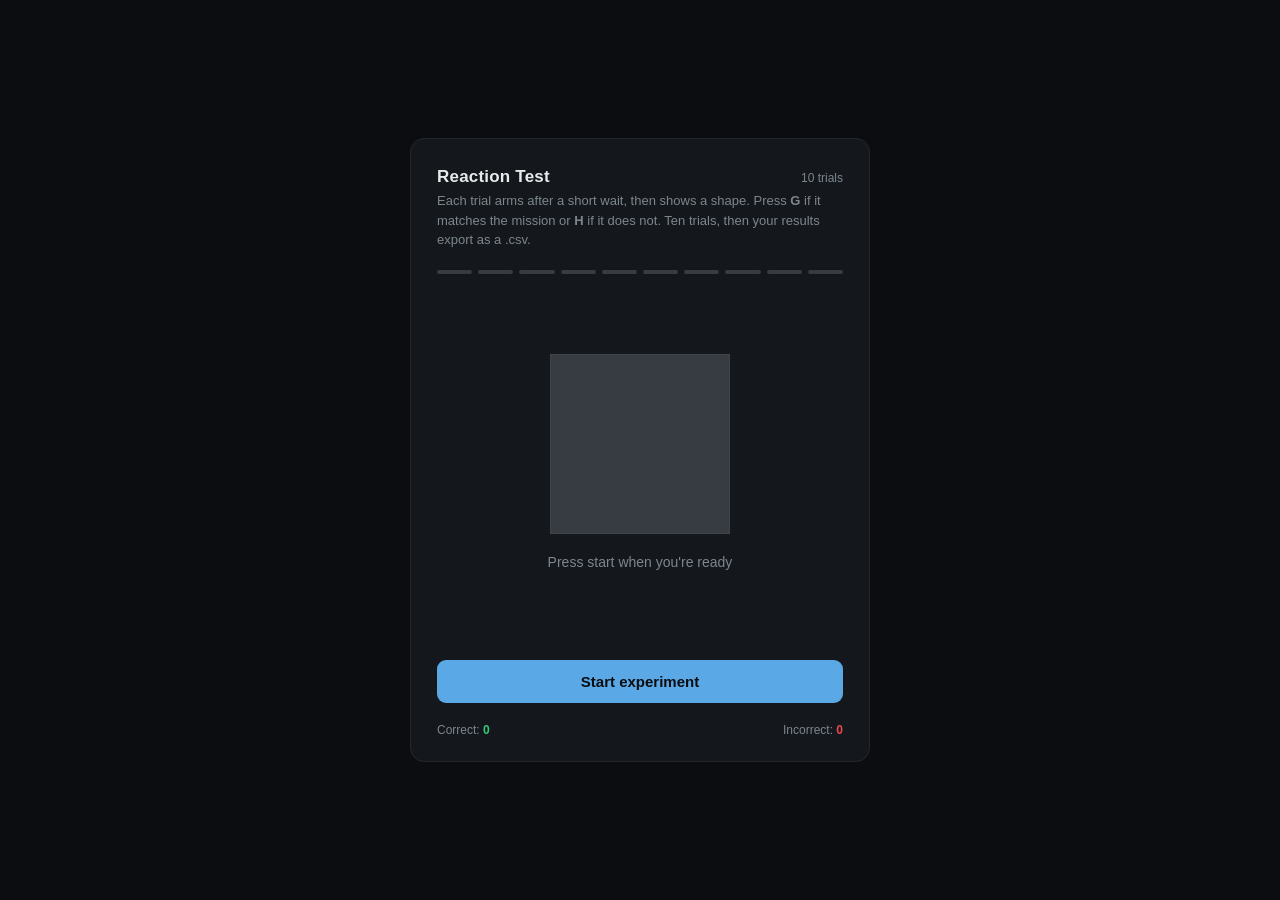
<file: ReactionTimeExperiment/index.html>
<!DOCTYPE html>
<html lang="en">
<head>
<meta charset="UTF-8">
<meta name="viewport" content="width=device-width, initial-scale=1">
<title>Reaction Test</title>
<link rel="stylesheet" href="style.css?v=3">
</head>
<body>

<div class="console">
  <div class="masthead">
    <h1>Reaction Test</h1>

    <div class="header-info">
      <span class="mode">10 trials</span>
    </div>
  </div>
  <p class="subline" id="intro">
    Each trial arms after a short wait, then shows a shape. Press <strong>G</strong> if it matches the mission or <strong>H</strong> if it does not.
    Ten trials, then your results export as a .csv.
  </p>

  <div class="ticks" id="ticks"></div>

  <div class="stage">
    <h2 class="mission-text" id="missionText"></h2>
    <div class="stimulus" id="stimulus" aria-label="Reaction stimulus"></div>
    <div class="status" id="status">Press start when you're ready</div>
    <div class="readout" id="readout"></div>
  </div>

  <button class="btn" id="primaryBtn">Start experiment</button>

  <div id="resultsBlock" style="display:none;">
    <div class="stats">
      <div class="stat"><div class="v" id="statAvg">–</div><div class="l">avg ms</div></div>
      <div class="stat"><div class="v" id="statMin">–</div><div class="l">fastest</div></div>
      <div class="stat"><div class="v" id="statMax">–</div><div class="l">slowest</div></div>
    </div>
    <table class="results">
      <thead><tr><th>Trial</th><th class="num">Reaction (ms)</th></tr></thead>
      <tbody id="resultsBody"></tbody>
    </table>
    <div class="btn-row">
      <button class="btn secondary" id="restartBtn">Run again</button>
      <button class="btn" id="exportBtn">Export .csv</button>
    </div>
  </div>

  <div class="scoreboard" aria-live="polite">
    <span class="correct-count">Correct: <strong id="correctCount">0</strong></span>
    <span class="incorrect-count">Incorrect: <strong id="incorrectCount">0</strong></span>
  </div>
</div>

<script src="script.js?v=3"></script>
</body>
</html>
</file>
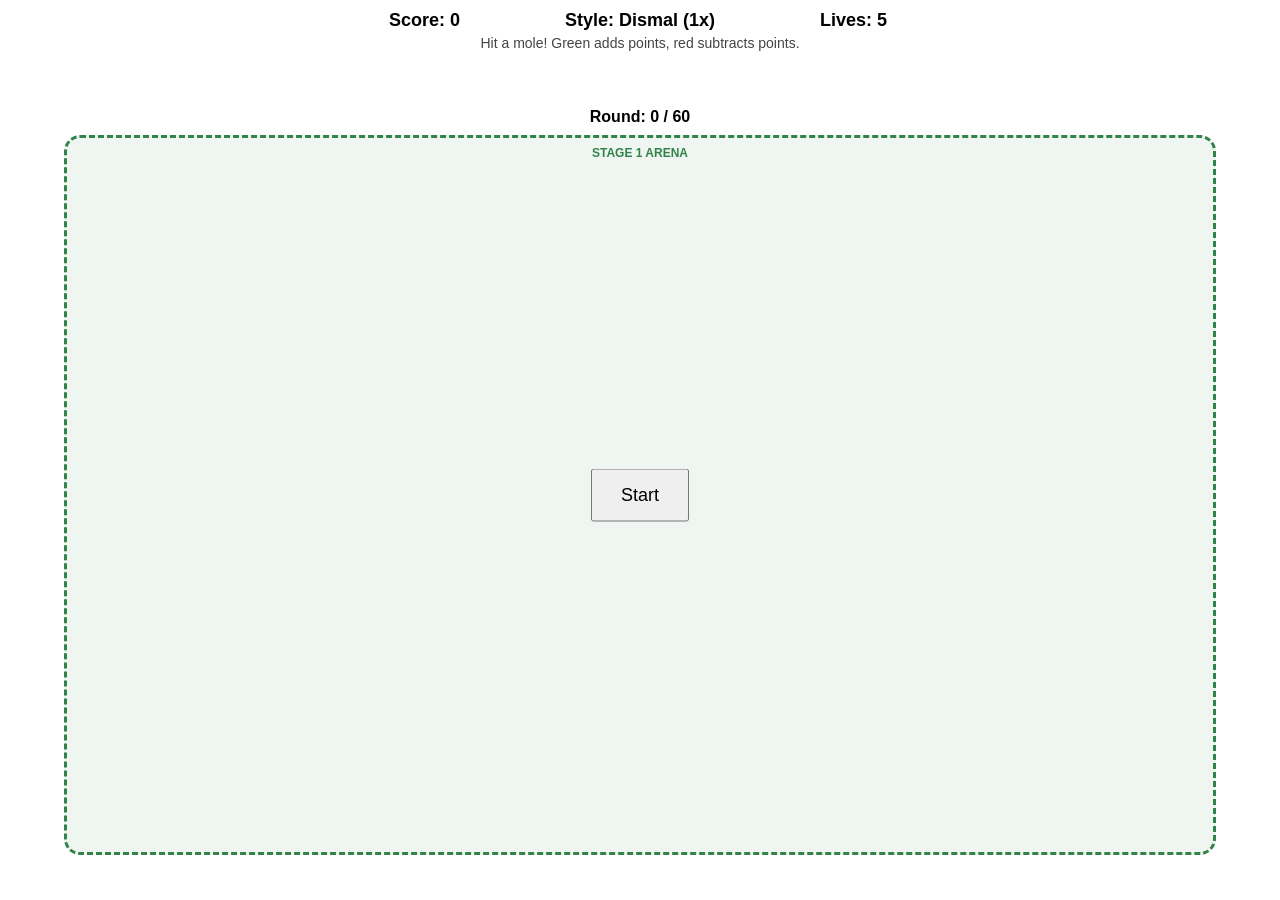
<file: Whack-A-Mole/index.html>
<!DOCTYPE html>
<html lang="en">
<head>
<meta charset="UTF-8">
<meta name="viewport" content="width=device-width, initial-scale=1">
<title>Whack-a-Mole</title>
<link rel="stylesheet" href="style.css">
</head>
<body>

<div id="hud">
    <div id="stats">
        <div id="score">Score: 0</div>
        <div id="styleRank" aria-live="polite">Style: Dismal (1x)</div>
        <div id="lives" aria-live="polite">Lives: 5</div>
    </div>

    <div id="message">
        Hit a mole! Green adds points, red subtracts points.
    </div>

    <div id="roundTimer">
        <div id="roundTimerProgress"></div>
    </div>
</div>

<div id="arena">
    <div id="rounds">Round: 0 / 60</div>
    <div id="arenaLabel">STAGE 1 ARENA</div>
    <div id="centerZone" aria-hidden="true"></div>
    <button id="startBtn">Start</button>
</div>

<button id="exportCsvBtn" style="display: none;">
    Download Round Data (CSV)
</button>

<div id="stageTransition">
    <div id="transitionContent">
        <h1 id="transitionTitle">STAGE 1</h1>
        <p id="transitionMessage">GET READY!</p>
        <div id="countdown">3</div>
    </div>
</div>

<script src="script.js"></script>
</body>
</html>
</file>
<file: ReactionTimeExperiment/style.css>
:root {
  --bg: #0B0D10;
  --panel: #14171B;
  --panel-border: #23272C;
  --text: #E7E9EA;
  --muted: #7C868F;
  --muted-dim: #4B535A;
  --idle: #363C42;
  --armed: #2E6DA8;
  --go: #F2C230;
  --good: #35C97B;
  --mid: #F2C230;
  --bad: #E5484D;
  --focus: #5AA9E6;
}

* { box-sizing: border-box; }

html { min-height: 100%; }
body {
  min-height: 100vh;
  margin: 0;
}

body {
  background: var(--bg);
  color: var(--text);
  font-family: -apple-system, BlinkMacSystemFont, "Segoe UI", Roboto, Helvetica, Arial, sans-serif;
  display: flex;
  align-items: center;
  justify-content: center;
  padding: 24px;
}

.console {
  width: 100%;
  max-width: 460px;
  background: var(--panel);
  border: 1px solid var(--panel-border);
  border-radius: 14px;
  padding: 28px 26px 24px;
}

.masthead {
  display: flex;
  align-items: baseline;
  justify-content: space-between;
  margin-bottom: 4px;
}
.masthead h1 { font-size: 17px; font-weight: 650; margin: 0; letter-spacing: 0.2px; }
.masthead .mode { font-size: 12px; color: var(--muted); }

.subline { font-size: 13px; color: var(--muted); margin: 0 0 20px; line-height: 1.5; }

.ticks { display: flex; gap: 6px; margin-bottom: 22px; }
.tick { flex: 1; height: 4px; border-radius: 2px; background: var(--idle); transition: background 0.25s ease; }
.tick.current { background: var(--muted); }
.tick.good { background: var(--good); }
.tick.mid { background: var(--mid); }
.tick.bad { background: var(--bad); }
.tick.miss { background: var(--muted-dim); }

.stage { display: flex;
  flex-direction: column; 
  align-items: center; 
  padding: 18px 0; 
  min-height: 220px;
}


/* This create the circle */
.stimulus {
  width: 180px;
  height: 180px;
  flex: 0 0 180px;
  background: var(--idle);
  box-shadow: 0 0 0 1px rgba(255,255,255,0.04) inset;
  transition: background 0.06s linear, transform 0.15s ease;
  display: flex;
  align-items: center;
  justify-content: center;
  margin: 0 auto;
}
.stimulus.armed { background: var(--armed); }
.stimulus.go { background: var(--go); box-shadow: 0 0 40px 4px rgba(242,194,48,0.35); }
.stimulus.bad-flash { background: var(--bad); box-shadow: 0 0 32px 2px rgba(229,72,77,0.35); }

.status { margin-top: 20px; font-size: 14px; color: var(--muted); text-align: center; min-height: 20px; }
.status.emph { color: var(--text); font-weight: 600; }

.readout {
  margin-top: 6px;
  font-family: ui-monospace, "SF Mono", "Cascadia Mono", Menlo, Consolas, monospace;
  font-variant-numeric: tabular-nums;
  font-size: 34px;
  font-weight: 600;
  min-height: 42px;
  text-align: center;
}
.readout .unit { font-size: 15px; color: var(--muted); font-weight: 500; margin-left: 3px; }

.btn {
  width: 100%;
  margin-top: 20px;
  padding: 13px 16px;
  border-radius: 9px;
  border: none;
  background: var(--focus);
  color: #0B0D10;
  font-size: 15px;
  font-weight: 650;
  cursor: pointer;
}
.btn:focus-visible { outline: 2px solid var(--text); outline-offset: 2px; }
.btn.secondary { background: transparent; color: var(--text); border: 1px solid var(--panel-border); }
.btn-row { display: flex; gap: 10px; }
.btn-row .btn { margin-top: 0; }

table.results {
  width: 100%;
  border-collapse: collapse;
  margin: 16px 0 6px;
  font-size: 13px;
  font-family: ui-monospace, "SF Mono", "Cascadia Mono", Menlo, Consolas, monospace;
}
table.results th, table.results td { text-align: left; padding: 7px 4px; border-bottom: 1px solid var(--panel-border); }
table.results th { color: var(--muted); font-weight: 600; font-family: -apple-system, sans-serif; }
table.results td.num, table.results th.num { text-align: right; }
table.results tr.flag td { color: var(--bad); }

.stats { display: grid; grid-template-columns: repeat(3, 1fr); gap: 10px; margin: 18px 0 4px; }
.stat { background: rgba(255,255,255,0.02); border: 1px solid var(--panel-border); border-radius: 8px; padding: 10px 10px 8px; text-align: center; }
.stat .v {
  font-family: ui-monospace, "SF Mono", "Cascadia Mono", Menlo, Consolas, monospace;
  font-size: 19px;
  font-weight: 650;
}
.stat .l { font-size: 11px; color: var(--muted); margin-top: 2px; }

@media (max-width: 420px) {
  .console { padding: 22px 18px 18px; }
}

/*shape variations*/
.stimulus.square {
  clip-path: inset(11.1%);
}

.stimulus.rectangle {
  clip-path: inset(25% 2.8% round 6px);
}

.stimulus.circle {
  clip-path: circle(38.9% at center);
}

.stimulus.diamond {
  clip-path: polygon(50% 7%,
    93% 50%,
    50% 93%,
    7% 50%);
}

.stimulus.triangle {
  clip-path: polygon(50% 10%, 
  90% 90%, 
  10% 90%);
}

.stimulus.pentagon {
  clip-path: polygon(50% 5%,
  100% 38%,
  81% 100%,
  19% 100%,
  0% 38%);
}

.stimulus.hexagon {
  clip-path: polygon(25% 5%,
  75% 5%,
  100% 50%,
  75% 95%,
  25% 95%,
  0% 50%);
}

.stimulus.star {
  clip-path: polygon(50% 0,
  61% 35%,
  98% 35%,
  68% 57%,
  79% 91%,
  50% 70%,
  21% 91%,
  32% 57%,
  2% 35%,
  39% 35%);
}

.stimulus.oval {
  clip-path: ellipse(40% 50% at 50% 50%);
}

.stimulus.rhombus {
  clip-path: polygon(25% 0%,
  100% 0%,
  75% 100%,
  0% 100%);
}

.header-info {
  display: flex;
  align-items: center;
  gap: 14px;
}

.scoreboard {
  display: flex;
  justify-content: space-between;
  margin-top: 20px;
  font-size: 12px;
  color: var(--muted);
}

.scoreboard strong {
  font-variant-numeric: tabular-nums;
}

.correct-count strong {
  color: var(--good);
}

.incorrect-count strong {
  color: var(--bad);
}
</file>
<file: Whack-A-Mole/style.css>
/* full-window play area: mole can appear anywhere in it */
html, body {
  height: 100%;
  margin: 0;
  overflow: hidden; /* moles are positioned absolutely, no scrollbars needed */
  background: #fff;
  font-family: sans-serif;
}

/* centered HUD row with score, style, and lives around the center */
#hud {
  position: fixed;
  top: 10px;
  left: 50%;
  transform: translateX(-50%);
  width: min(900px, calc(100vw - 20px));
  box-sizing: border-box;
  font-size: clamp(10px, 2vw, 18px);
  z-index: 10;
  pointer-events: none;
}

#stats {
  display: grid;
  grid-template-columns: minmax(0, 1fr) minmax(0, 2fr) minmax(0, 1fr);
  align-items: center;
  width: min(720px, 100%);
  margin: 0 auto;
}

#score,
#lives {
  font-weight: bold;
  white-space: nowrap;
}

#styleRank {
  font-weight: bold;
  white-space: nowrap;
  text-align: center;
}

#score {
  text-align: right;
}

#lives {
  text-align: left;
}

@media (max-width: 600px) {
  #stats {
    font-size: clamp(8px, 2.8vw, 12px);
  }
}

#message,
#roundTimer {
  width: min(900px, 100%);
  margin-left: auto;
  margin-right: auto;
}

#rounds {
  position: absolute;
  top: -30px;
  left: 50%;
  transform: translateX(-50%);
  text-align: center;
  font-weight: bold;
  white-space: nowrap;
}

#message {
  margin-top: 4px;
  font-size: 14px;
  color: #444;
  min-height: 18px;
  text-align: center;
}

/* the start button shares the arena's center checkpoint */
#startBtn {
  position: absolute;
  top: 50%;
  left: 50%;
  transform: translate(-50%, -50%);
  font-size: 18px;
  padding: 14px 28px;
  cursor: pointer;
  z-index: 2;
  pointer-events: auto;
}

/* a mole: a circle placed at a random spot with a random size by game.js */
.mole {
  position: fixed;
  border-radius: 50%;
  background: #5a3d1f;
  cursor: pointer;
  z-index: 5;
}

.mole.positive {
  background: #32834a;
}

.mole.negative {
  background: #b63838;
}

/* mole spawn arena */
#arena {
    position: fixed;
    left: 50%;
    top: 55%;
    transform: translate(-50%, -50%);
    width: 90vw;
    height: 80vh;
    box-sizing: border-box;
    background: rgba(50, 131, 74, 0.08);
    border: 3px dashed #32834a;
    border-radius: 16px;
    z-index: 1;
    pointer-events: none;
    transition:
        width 0.5s ease,
        height 0.5s ease,
        top 0.5s ease,
        background-color 0.5s ease,
        border-color 0.5s ease;
}

#arenaLabel {
    position: absolute;
    top: 8px;
    left: 50%;
    transform: translateX(-50%);
    color: #32834a;
    font-size: 12px;
    font-weight: bold;
    white-space: nowrap;
    transition: color 0.5s ease;
}

#centerZone {
    position: absolute;
    top: 50%;
    left: 50%;
    width: 30px;
    height: 30px;
    box-sizing: border-box;
    transform: translate(-50%, -50%);
    border: 2px solid #32834a;
    border-radius: 50%;
    background: rgba(50, 131, 74, 0.15);
    transition:
        border-color 0.5s ease,
        background-color 0.5s ease,
        opacity 0.15s ease;
}

/* stage transition overlay */

#stageTransition {
    position: fixed;
    inset: 0;
    display: none;
    align-items: center;
    justify-content: center;
    background: rgba(0, 0, 0, 0.88);
    z-index: 100;
    color: white;
    text-align: center;
}

#transitionContent {
    animation: stageAppear 0.5s ease;
}

#transitionTitle {
    font-size: clamp(32px, 6vw, 64px);
    margin-bottom: 10px;
    letter-spacing: 4px;
}

#transitionMessage {
    font-size: 18px;
    letter-spacing: 5px;
    color: #ccc;
}

#countdown {
    font-size: clamp(70px, 12vw, 120px);
    font-weight: bold;
    margin-top: 25px;
}

@keyframes stageAppear {
    from {
        opacity: 0;
        transform: scale(0.7);
    }

    to {
        opacity: 1;
        transform: scale(1);
    }
}

/* round timer progress bar */
#roundTimer {
    display: none;
    width: 100%;
    height: 8px;
    margin-top: 10px;
    background: #ddd;
    border-radius: 10px;
    overflow: hidden;
}

#roundTimerProgress {
    width: 100%;
    height: 100%;
    background: #32834a;
    border-radius: 10px;
    transition: width linear;
}

/* Hit animation */
.mole.hit {
    animation: moleHit 0.2s ease forwards;
    pointer-events: none;
}

@keyframes moleHit {
    0% {
        transform: scale(1);
        opacity: 1;
    }

    50% {
        transform: scale(1.35);
        opacity: 0.8;
    }

    100% {
        transform: scale(0);
        opacity: 0;
    }
}

/* arena shake when the player misses */
#arena.miss {
    animation: arenaMiss 0.25s ease;
}

@keyframes arenaMiss {
    0%, 100% {
        transform: translate(-50%, -50%);
    }

    20% {
        transform: translate(calc(-50% - 8px), -50%);
    }

    40% {
        transform: translate(calc(-50% + 8px), -50%);
    }

    60% {
        transform: translate(calc(-50% - 5px), -50%);
    }

    80% {
        transform: translate(calc(-50% + 5px), -50%);
    }
}

.score-popup {
    position: fixed;
    z-index: 20;
    pointer-events: none;
    font-size: 32px;
    font-weight: 900;
    animation: scorePop 0.45s ease-out forwards;
}

.score-popup.positive {
    color: #32834a;
}

.score-popup.negative,
.score-popup.missed {
    color: #d32f2f;
}

@keyframes scorePop {
    0% {
        opacity: 0;
        transform: translate(-50%, 10px) scale(0.3);
    }

    25% {
        opacity: 1;
        transform: translate(-50%, -8px) scale(1.4);
    }

    55% {
        opacity: 1;
        transform: translate(-50%, -20px) scale(1);
    }

    100% {
        opacity: 0;
        transform: translate(-50%, -55px) scale(0.8);
    }
}

/* CSV download button */
#exportCsvBtn {
    position: fixed;
    bottom: 20px;
    left: 50%;
    transform: translateX(-50%);
    padding: 12px 22px;
    border: none;
    border-radius: 8px;
    background: #32834a;
    color: white;
    font-size: 15px;
    font-weight: bold;
    cursor: pointer;
    z-index: 15;
}

#exportCsvBtn:hover {
    background: #246638;
}
</file>
